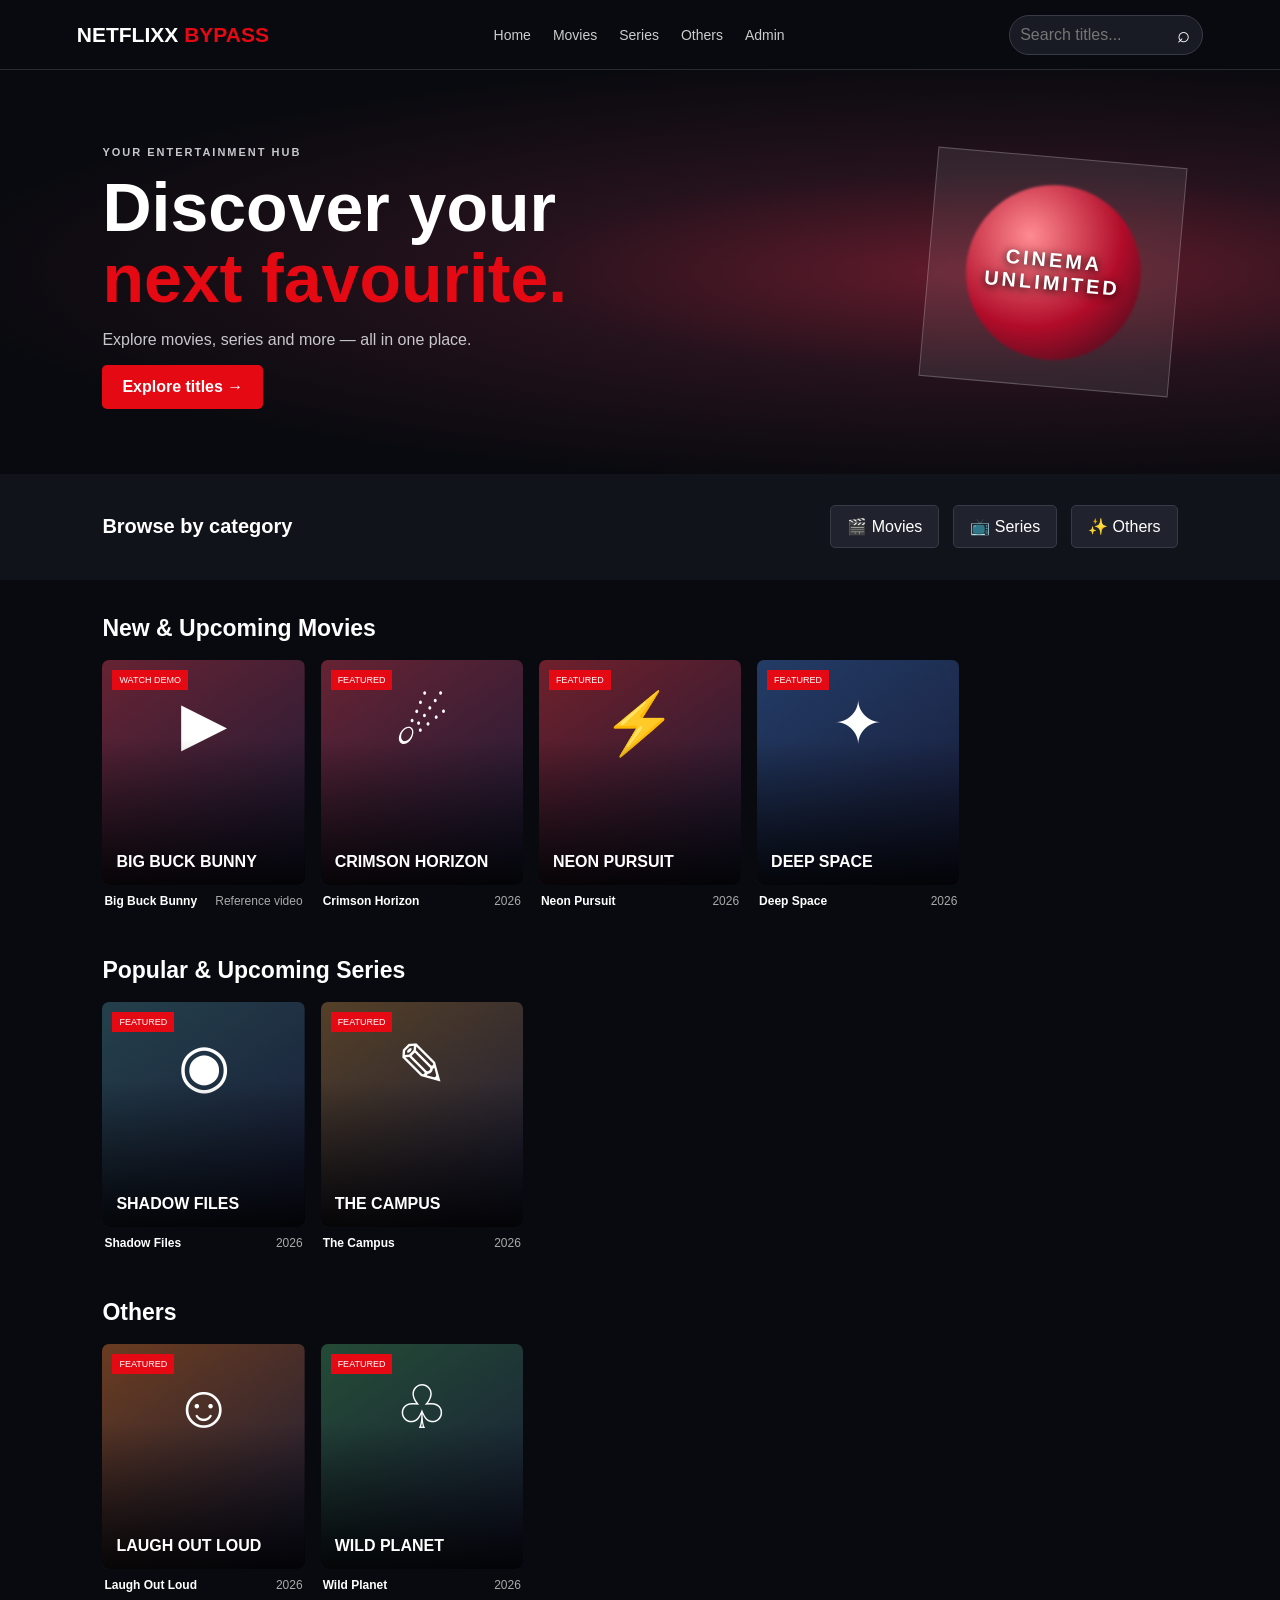
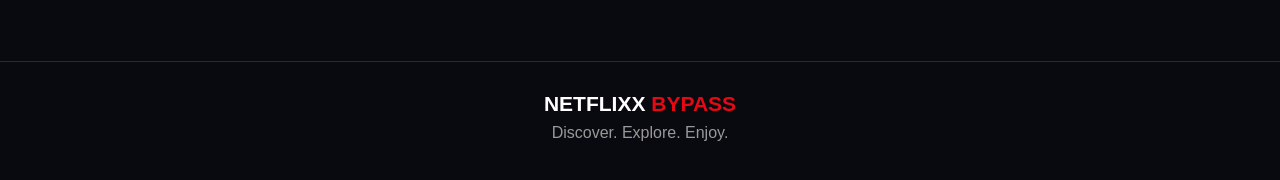
<file: index.html>
<!DOCTYPE html>
<html lang="en">
<head>
  <meta charset="UTF-8">
  <meta name="viewport" content="width=device-width, initial-scale=1.0">
  <title>NETFLIXX BYPASS</title>
  <link rel="stylesheet" href="style.css">
</head>
<body>

  <header class="topbar">
    <a class="logo" href="index.html">NETFLIXX <span>BYPASS</span></a>

    <button class="menu-toggle" id="menuToggle">☰</button>

    <nav id="mainNav">
      <a href="index.html">Home</a>
      <a href="#movies">Movies</a>
      <a href="#series">Series</a>
      <a href="#others">Others</a>
      <a href="admin.html">Admin</a>
    </nav>

    <div class="search">
      <input id="searchInput" placeholder="Search titles..." type="search">
      <button id="searchButton">⌕</button>
    </div>
  </header>

  <main>
    <section class="hero">
      <div>
        <p class="tag">YOUR ENTERTAINMENT HUB</p>
        <h1>Discover your<br><span>next favourite.</span></h1>
        <p>Explore movies, series and more — all in one place.</p>
        <a class="btn" href="#movies">Explore titles →</a>
      </div>

      <div class="hero-art">
        <div class="orb"></div>
        <b>CINEMA<br>UNLIMITED</b>
      </div>
    </section>

    <section class="categories">
      <h2>Browse by category</h2>
      <a href="#movies">🎬 Movies</a>
      <a href="#series">📺 Series</a>
      <a href="#others">✨ Others</a>
    </section>

    <section class="section" id="movies">
      <h2>New & Upcoming Movies</h2>
      <div class="grid" id="movieGrid"></div>
    </section>

    <section class="section" id="series">
      <h2>Popular & Upcoming Series</h2>
      <div class="grid" id="seriesGrid"></div>
    </section>

    <section class="section" id="others">
      <h2>Others</h2>
      <div class="grid" id="othersGrid"></div>
    </section>

    <p class="empty" id="empty" hidden>
      No titles found. Try another search.
    </p>
  </main>

  <footer>
    <b class="logo">NETFLIXX <span>BYPASS</span></b>
    <p>Discover. Explore. Enjoy.</p>
  </footer>

  <!-- VIDEO PLAYER POPUP -->
  <div class="shade" id="modal" hidden>
    <div class="playerbox">
      <button
        id="closeModal"
        class="close"
        type="button"
        aria-label="Close video player"
      >×</button>

      <h2 id="modalTitle"></h2>
      <p id="modalDesc"></p>

      <video id="player" controls playsinline></video>

      <small id="playerMessage"></small>
    </div>
  </div>

  <script src="app.js"></script>
</body>
</html>
</file>
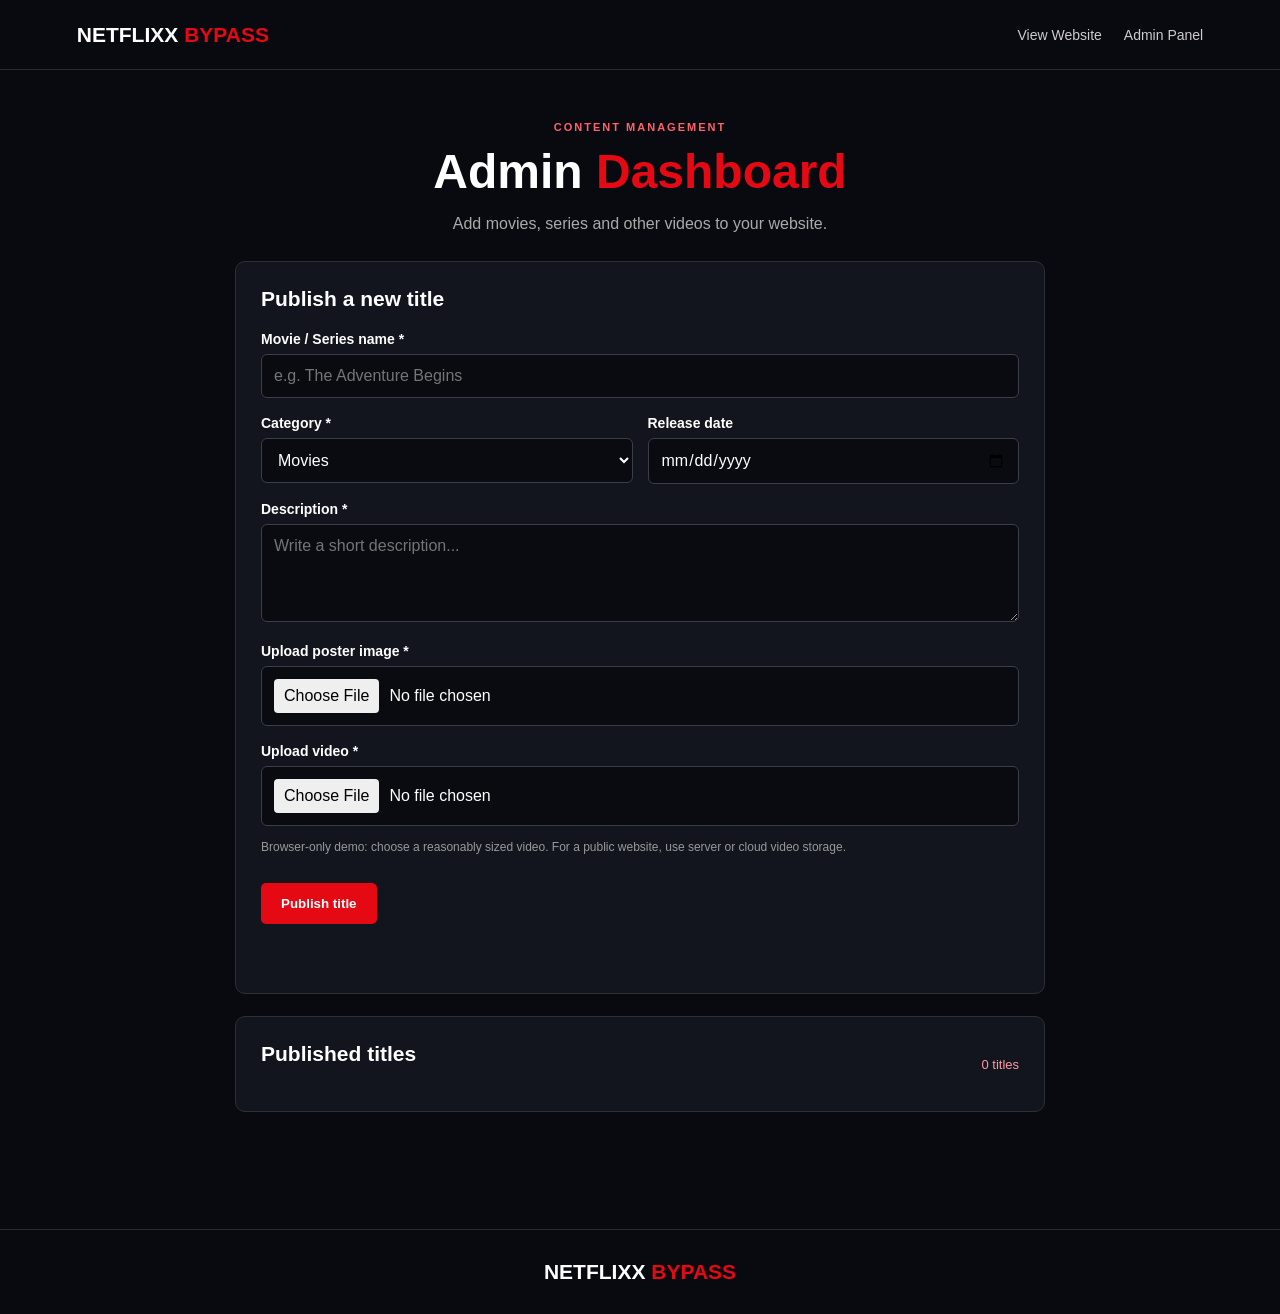
<file: admin.html>
<!DOCTYPE html>
<html lang="en">
<head>
  <meta charset="UTF-8">
  <meta name="viewport" content="width=device-width, initial-scale=1.0">
  <title>Admin | NETFLIXX BYPASS</title>
  <link rel="stylesheet" href="style.css">
</head>
<body>

  <header class="topbar">
    <a class="logo" href="index.html">NETFLIXX <span>BYPASS</span></a>

    <nav class="adminnav">
      <a href="index.html">View Website</a>
      <a href="admin.html">Admin Panel</a>
    </nav>
  </header>

  <main class="admin">

    <div class="adminhead">
      <p class="tag">CONTENT MANAGEMENT</p>
      <h1>Admin <span>Dashboard</span></h1>
      <p>Add movies, series and other videos to your website.</p>
    </div>

    <section class="panel">
      <h2>Publish a new title</h2>

      <form id="uploadForm">

        <label for="title">Movie / Series name *</label>
        <input
          id="title"
          maxlength="100"
          required
          placeholder="e.g. The Adventure Begins"
        >

        <div class="formrow">
          <div>
            <label for="category">Category *</label>
            <select id="category">
              <option>Movies</option>
              <option>Series</option>
              <option>Others</option>
            </select>
          </div>

          <div>
            <label for="releaseDate">Release date</label>
            <input id="releaseDate" type="date">
          </div>
        </div>

        <label for="description">Description *</label>
        <textarea
          id="description"
          rows="4"
          maxlength="1000"
          required
          placeholder="Write a short description..."
        ></textarea>

        <!-- ====================================== -->
        <!-- UPLOAD POSTER IMAGE FOR YOUR MOVIE HERE -->
        <!-- ====================================== -->

        <label for="poster">Upload poster image *</label>
        <input
          id="poster"
          type="file"
          accept="image/*"
          required
        >

        <div id="previewWrap" hidden>
          <img id="preview" alt="Poster preview">
        </div>

        <!-- ====================================== -->
        <!-- UPLOAD MOVIE / SERIES VIDEO FILE HERE  -->
        <!-- ====================================== -->

        <label for="video">Upload video *</label>
        <input
          id="video"
          type="file"
          accept="video/*"
          required
        >

        <p class="hint">
          Browser-only demo: choose a reasonably sized video.
          For a public website, use server or cloud video storage.
        </p>

        <button class="btn" id="publish" type="submit">
          Publish title
        </button>

        <p id="message" role="status"></p>

      </form>
    </section>

    <section class="panel">
      <div class="listhead">
        <h2>Published titles</h2>
        <span id="count">0 titles</span>
      </div>

      <div id="adminList"></div>
    </section>

  </main>

  <footer>
    <b class="logo">NETFLIXX <span>BYPASS</span></b>
  </footer>

  <script src="admin.js"></script>
</body>
</html>
</file>
<file: style.css>
* {
  box-sizing: border-box;
}

html {
  scroll-behavior: smooth;
}

body {
  margin: 0;
  background: #090a0f;
  color: #fff;
  font-family: Arial, sans-serif;
}

.topbar {
  min-height: 70px;
  padding: 0 6%;
  display: flex;
  align-items: center;
  justify-content: space-between;
  gap: 20px;
  background: #090a0f;
  border-bottom: 1px solid #292b34;
  position: sticky;
  top: 0;
  z-index: 10;
}

.logo {
  font-size: 21px;
  font-weight: 900;
  color: #fff;
  text-decoration: none;
  white-space: nowrap;
}

.logo span,
h1 span {
  color: #e50914;
}

nav {
  display: flex;
  gap: 22px;
}

nav a {
  color: #ccc;
  text-decoration: none;
  font-size: 14px;
}

nav a:hover {
  color: white;
}

.search {
  display: flex;
  background: #191b24;
  border: 1px solid #383b46;
  border-radius: 24px;
  overflow: hidden;
}

.search input {
  width: 155px;
  padding: 10px;
  background: transparent;
  border: 0;
  color: white;
  outline: 0;
}

.search button {
  background: none;
  border: 0;
  color: white;
  font-size: 22px;
  padding: 0 12px;
  cursor: pointer;
}

.menu-toggle {
  display: none;
  background: none;
  border: 0;
  color: white;
  font-size: 24px;
  cursor: pointer;
}

/* HERO SECTION */

.hero {
  min-height: 400px;
  padding: 65px 8%;
  display: flex;
  align-items: center;
  justify-content: space-between;
  background: radial-gradient(
    ellipse at 78%,
    #661b2c,
    #25121c 35%,
    #090a0f 75%
  );
}

.hero h1 {
  font-size: clamp(40px, 6vw, 68px);
  line-height: 1.05;
  margin: 14px 0;
}

.hero p {
  color: #c7c7ce;
}

.tag {
  color: #ff626b;
  font-size: 11px;
  letter-spacing: 2px;
  font-weight: bold;
}

.btn {
  display: inline-block;
  background: #e50914;
  color: white;
  border: 0;
  border-radius: 5px;
  padding: 13px 20px;
  text-decoration: none;
  font-weight: bold;
  cursor: pointer;
}

.btn:hover {
  background: #b80710;
}

.hero-art {
  width: 250px;
  height: 230px;
  display: grid;
  place-items: center;
  text-align: center;
  letter-spacing: 3px;
  position: relative;
  background: #ffffff14;
  border: 1px solid #ffffff38;
  transform: rotate(5deg);
  font-size: 20px;
}

.orb {
  position: absolute;
  width: 175px;
  height: 175px;
  border-radius: 50%;
  background: radial-gradient(
    circle at 35% 30%,
    #ff8b91,
    #b10c29 55%,
    #260d19
  );
  filter: blur(1px);
  z-index: 0;
}

.hero-art b {
  z-index: 1;
  text-shadow: 0 2px 8px #000;
}

/* CATEGORY SECTION */

.categories {
  padding: 25px 8%;
  display: flex;
  align-items: center;
  gap: 14px;
  flex-wrap: wrap;
  background: #11131a;
}

.categories h2 {
  font-size: 20px;
  margin-right: auto;
}

.categories a {
  padding: 11px 16px;
  background: #20232d;
  border: 1px solid #383b46;
  border-radius: 5px;
  color: white;
  text-decoration: none;
}

.categories a:hover {
  background: #e50914;
}

/* MOVIE GRID */

.section {
  padding: 35px 8% 5px;
  scroll-margin-top: 80px;
}

.section h2 {
  font-size: 23px;
  margin: 0 0 18px;
}

.grid {
  display: grid;
  grid-template-columns: repeat(5, minmax(0, 1fr));
  gap: 16px;
}

.card {
  min-width: 0;
  cursor: pointer;
}

.poster {
  height: 225px;
  border-radius: 7px;
  position: relative;
  overflow: hidden;
  display: flex;
  align-items: end;
  padding: 14px;
  background: linear-gradient(145deg, var(--c1), var(--c2));
  background-size: cover;
  background-position: center;
  transition: 0.2s;
}

.card:hover .poster {
  transform: translateY(-5px);
}

.poster:after {
  content: "";
  position: absolute;
  inset: 0;
  background: linear-gradient(0deg, #000d, transparent 65%);
}

.poster-title {
  z-index: 1;
  font-weight: 900;
  text-transform: uppercase;
}

.poster-icon {
  position: absolute;
  top: 28px;
  left: 0;
  right: 0;
  text-align: center;
  font-size: 60px;
}

.poster-badge {
  position: absolute;
  z-index: 1;
  top: 10px;
  left: 10px;
  background: #e50914;
  padding: 5px 7px;
  font-size: 9px;
}

.poster-info {
  display: flex;
  justify-content: space-between;
  gap: 5px;
  padding: 9px 2px;
  color: #aaa;
  font-size: 12px;
}

.poster-info strong {
  color: white;
}

.empty {
  text-align: center;
  padding: 50px;
  color: #bbb;
}

footer {
  text-align: center;
  border-top: 1px solid #292b34;
  margin-top: 55px;
  padding: 30px;
  color: #999;
}

footer p {
  margin: 8px;
}

/* VIDEO PLAYER POPUP */

.shade {
  position: fixed;
  inset: 0;
  background: #000c;
  z-index: 20;
  display: grid;
  place-items: center;
  padding: 18px;
}

.shade[hidden] {
  display: none;
}

.playerbox {
  background: #171922;
  border: 1px solid #414450;
  border-radius: 10px;
  padding: 25px;
  max-width: 850px;
  width: 100%;
  position: relative;
}

.playerbox h2 {
  margin: 8px 0;
}

.playerbox p {
  color: #bbb;
}

.playerbox video {
  width: 100%;
  max-height: 65vh;
  background: black;
  margin-top: 15px;
}

.playerbox small {
  display: block;
  color: #ff737b;
  margin-top: 8px;
}

.close {
  position: absolute;
  right: 12px;
  top: 8px;
  background: none;
  border: 0;
  color: white;
  font-size: 28px;
  cursor: pointer;
}

.close:hover {
  color: #e50914;
}

/* ADMIN PANEL */

.admin {
  max-width: 850px;
  margin: auto;
  padding: 40px 20px;
}

.adminhead {
  text-align: center;
  margin-bottom: 28px;
}

.adminhead h1 {
  font-size: clamp(32px, 5vw, 48px);
  margin: 10px;
}

.adminhead p:last-child {
  color: #aaa;
}

.panel {
  background: #13151e;
  border: 1px solid #2b2f3a;
  border-radius: 10px;
  padding: 25px;
  margin-bottom: 22px;
}

.panel h2 {
  margin: 0 0 20px;
  font-size: 21px;
}

label {
  display: block;
  margin: 17px 0 7px;
  font-weight: bold;
  font-size: 14px;
}

input,
select,
textarea {
  width: 100%;
  padding: 12px;
  background: #090b11;
  border: 1px solid #3b3e49;
  border-radius: 6px;
  color: white;
  font: inherit;
}

input[type=file]::file-selector-button {
  padding: 8px 10px;
  border: 0;
  border-radius: 4px;
  margin-right: 10px;
  cursor: pointer;
}

.formrow {
  display: grid;
  grid-template-columns: 1fr 1fr;
  gap: 15px;
}

#previewWrap {
  margin-top: 10px;
}

#preview {
  width: 110px;
  height: 145px;
  object-fit: cover;
  border-radius: 5px;
}

.hint {
  color: #999;
  font-size: 12px;
  line-height: 1.5;
}

.panel form > .btn {
  margin-top: 15px;
}

#message {
  min-height: 18px;
  color: #8de0a0;
  font-size: 13px;
}

.error {
  color: #ff7881 !important;
}

.listhead {
  display: flex;
  justify-content: space-between;
  align-items: center;
}

.listhead span {
  color: #ff9aa0;
  font-size: 13px;
}

.admin-item {
  display: flex;
  align-items: center;
  gap: 12px;
  padding: 10px;
  background: #0b0d13;
  border: 1px solid #2b2f3a;
  border-radius: 7px;
  margin-top: 10px;
}

.admin-item img {
  width: 48px;
  height: 62px;
  object-fit: cover;
  border-radius: 4px;
}

.admin-item div {
  flex: 1;
  min-width: 0;
}

.admin-item small {
  display: block;
  color: #999;
  margin-top: 5px;
}

.delete {
  background: #30151b;
  border: 1px solid #75313b;
  color: #ff9aa0;
  border-radius: 5px;
  padding: 8px 10px;
  cursor: pointer;
}

.hint-empty {
  color: #999;
  font-size: 14px;
}

/* TABLET RESPONSIVE */

@media (max-width: 850px) {
  .topbar {
    padding: 0 4%;
    gap: 12px;
  }

  nav {
    gap: 12px;
  }

  .search input {
    width: 115px;
  }

  .grid {
    grid-template-columns: repeat(3, minmax(0, 1fr));
  }

  .section {
    padding-left: 6%;
    padding-right: 6%;
  }
}

/* MOBILE RESPONSIVE */

@media (max-width: 600px) {
  .topbar {
    min-height: 64px;
    flex-wrap: wrap;
    padding: 0 4%;
    gap: 9px;
  }

  .logo {
    font-size: 17px;
  }

  .menu-toggle {
    display: block;
    order: 3;
  }

  .topbar nav {
    display: none;
    order: 4;
    width: 100%;
    flex-direction: column;
    padding: 10px 0 15px;
  }

  .topbar nav.open {
    display: flex;
  }

  .search {
    margin-left: auto;
  }

  .search input {
    width: 115px;
  }

  .hero {
    min-height: 350px;
    padding: 45px 6%;
  }

  .hero-art {
    display: none;
  }

  .categories {
    padding: 20px 6%;
  }

  .categories h2 {
    width: 100%;
  }

  .grid {
    grid-template-columns: repeat(2, minmax(0, 1fr));
    gap: 12px;
  }

  .poster {
    height: 190px;
  }

  .section {
    padding: 28px 5% 5px;
  }

  .formrow {
    grid-template-columns: 1fr;
    gap: 0;
  }

  .panel {
    padding: 18px;
  }

  .playerbox {
    padding: 20px 14px;
  }
}
</file>
